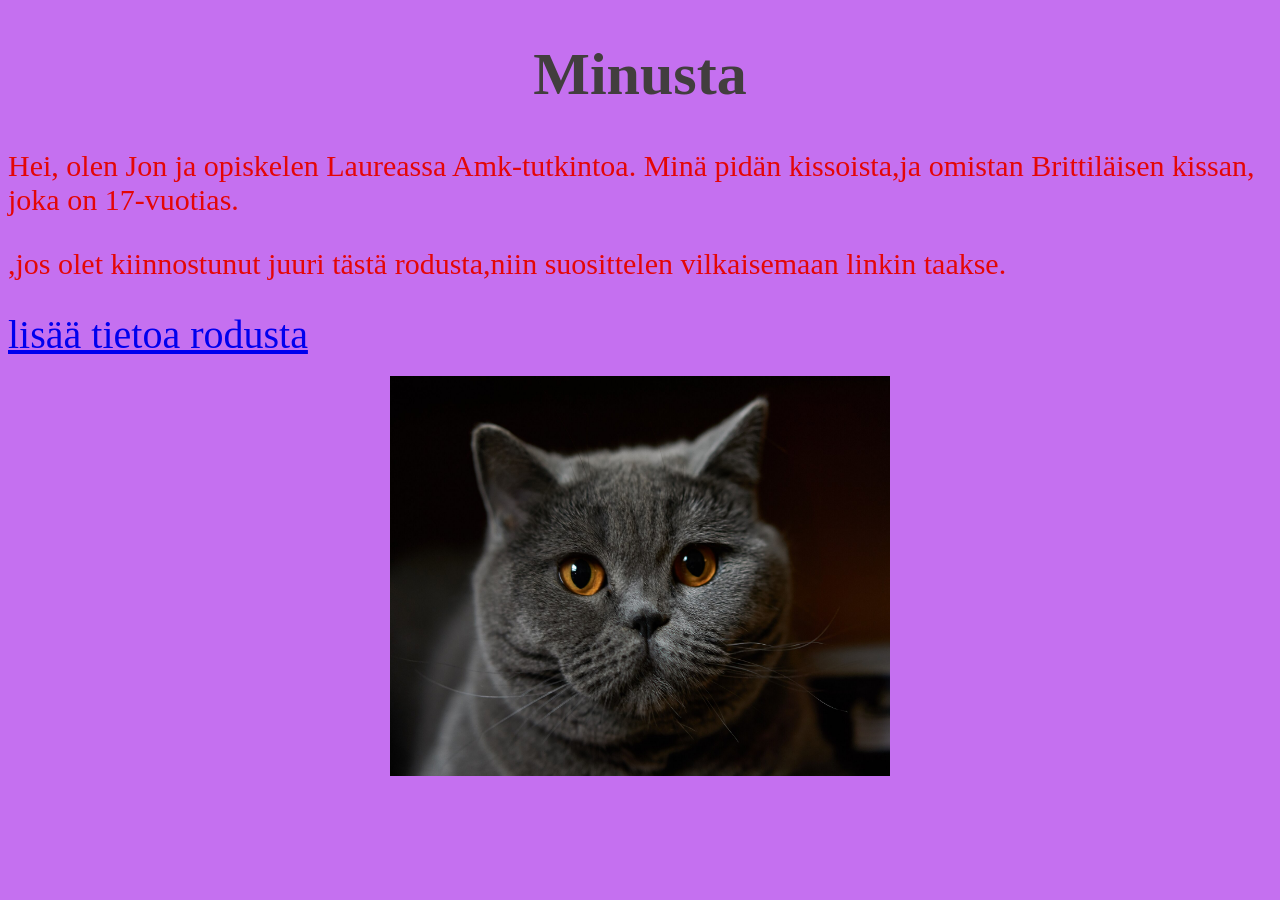
<file: workshop_1/index.html>
<!DOCTYPE html>
<html lang="fi">
<head>
    <meta charset="UTF-8">
    <title>Harrastukseni</title>
    <link rel="stylesheet" href="style.css">
</head>
<body>
    <h1>Minusta</h1>

    <p>Hei, olen Jon ja opiskelen Laureassa Amk-tutkintoa. Minä pidän kissoista,ja omistan Brittiläisen kissan, joka on 17-vuotias.</p>
    <p>,jos olet kiinnostunut juuri tästä rodusta,niin suosittelen vilkaisemaan linkin taakse.</p>
    <a href="https://en.wikipedia.org/wiki/British_Shorthair" target="_blank">
        lisää tietoa rodusta
    </a>
    <br><br>
    <img src="img/A_two_years_old_British_Shorthair_cat.jpg" alt="Kissani" width="500" height="400">
    <br><br>
    

</body>
</html>
</file>
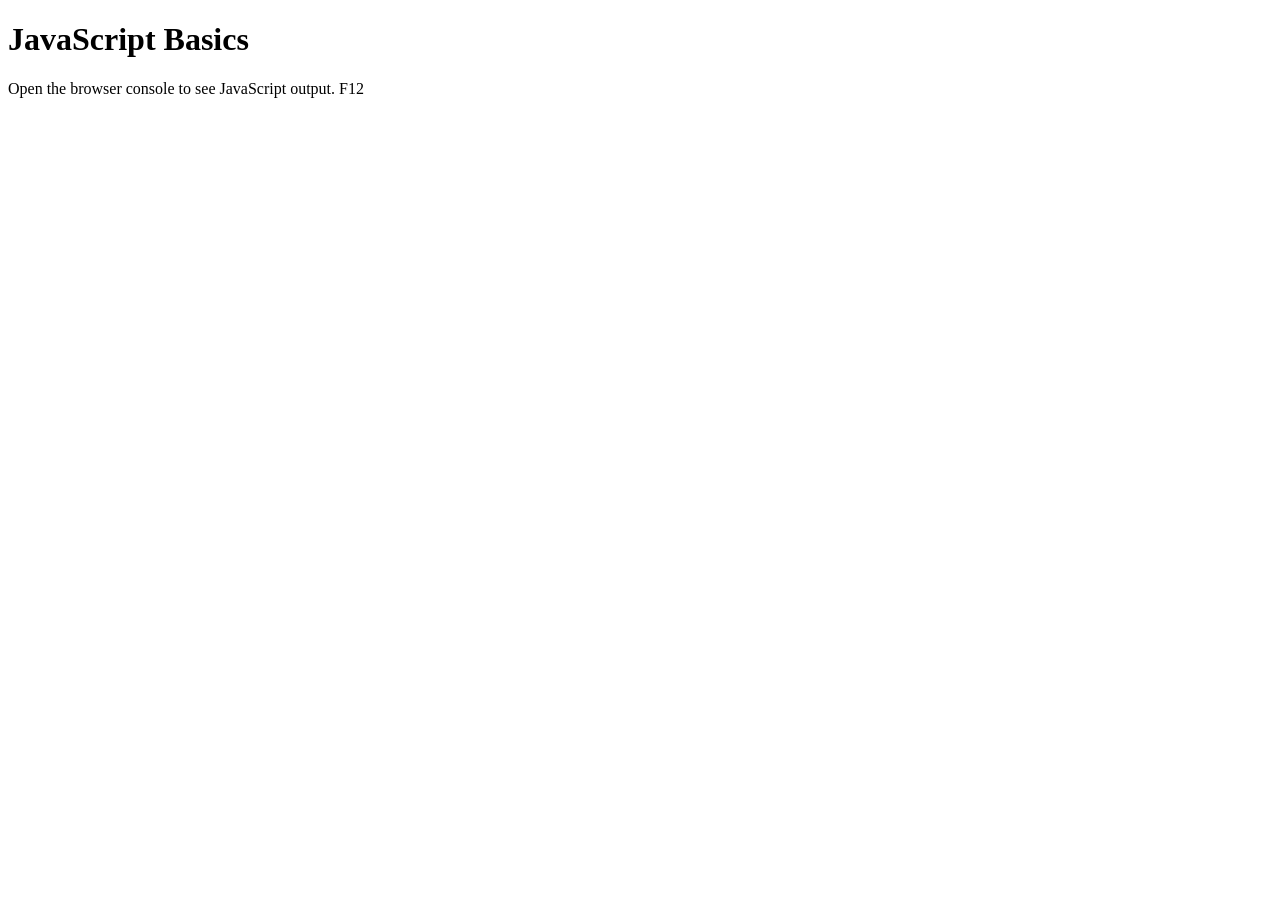
<file: workshop_2/index.html>
<!DOCTYPE html>
<html lang="en">
<head>
    <meta charset="UTF-8">
    <meta name="viewport" content="width=device-width, initial-scale=1.0">
    <title>JavaScript Basics</title>
</head>

<body>

    <h1>JavaScript Basics</h1>
    <p>Open the browser console to see JavaScript output. F12</p>

    <!--Link to JavaScript file-->
    <script src="js/script.js"></script>
    
</body>
</html>
</file>
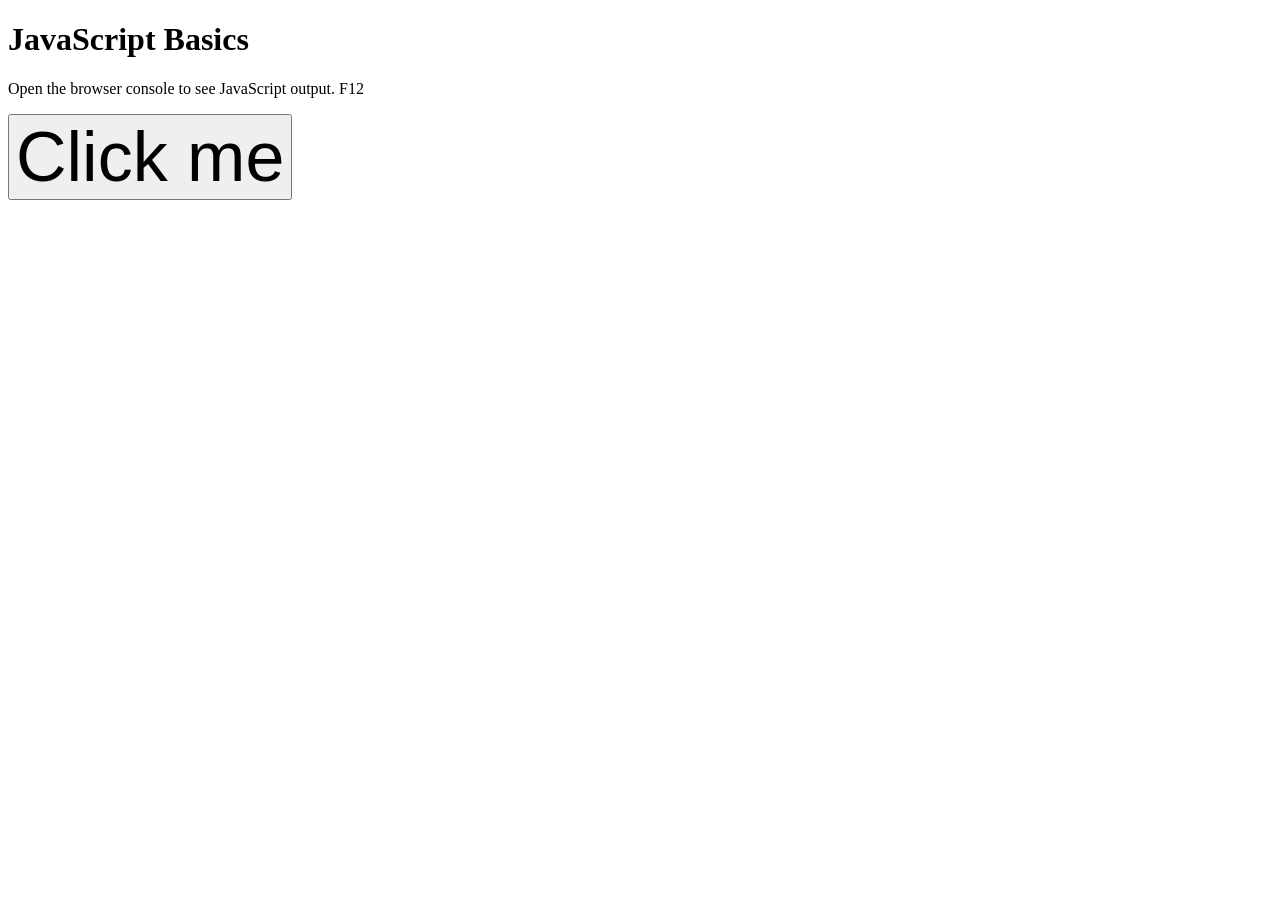
<file: WS02_JavaScript_Basics/index.html>
<!DOCTYPE html>
<html lang="en">
<head>
    <meta charset="UTF-8">
    <meta name="viewport" content="width=device-width, initial-scale=1.0">
    <title>JavaScript Basics</title>
    <link rel="stylesheet" href="styles.css">
</head>

<body>

    <h1>JavaScript Basics</h1>
    <p>Open the browser console to see JavaScript output. F12</p>
    <button onclick="showMessage()">Click me</button>
    <!--Link to JavaScript file-->
    <script src="js/script.js"></script>
    
</body>
</html>
</file>
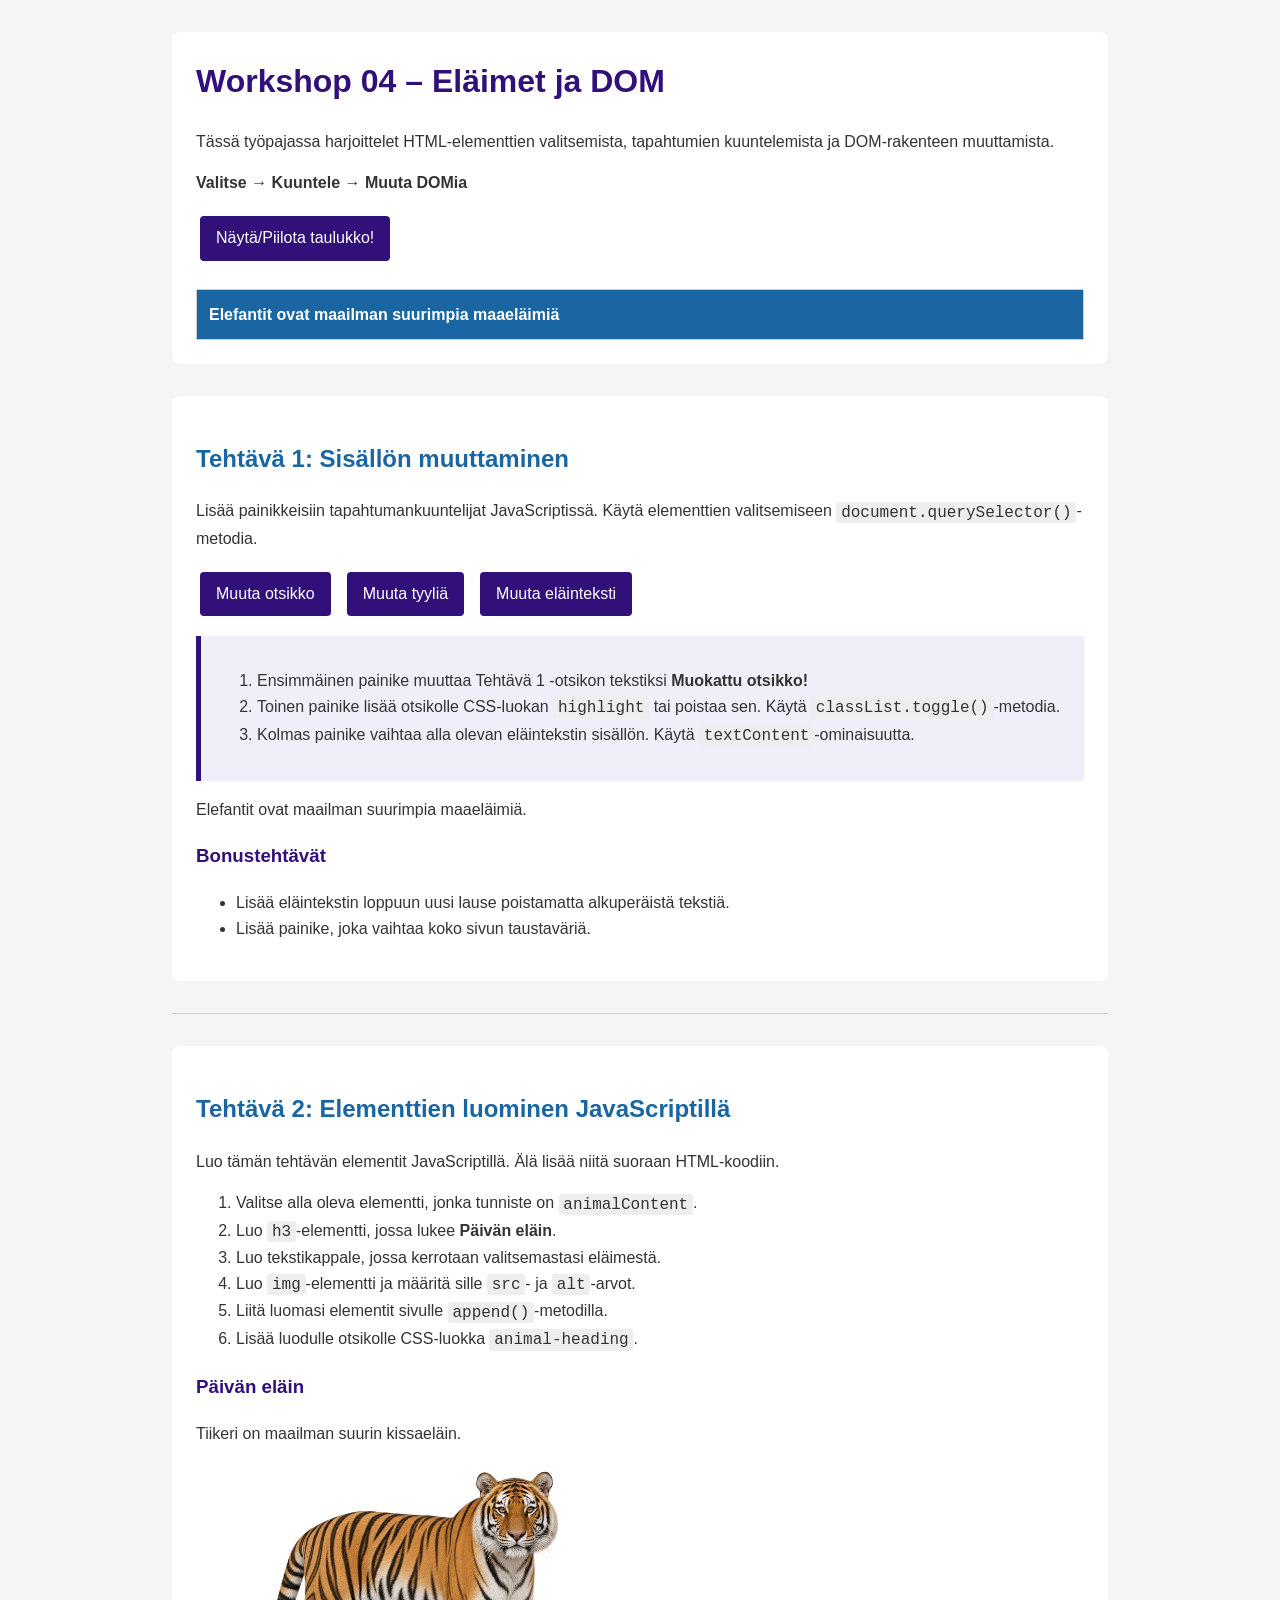
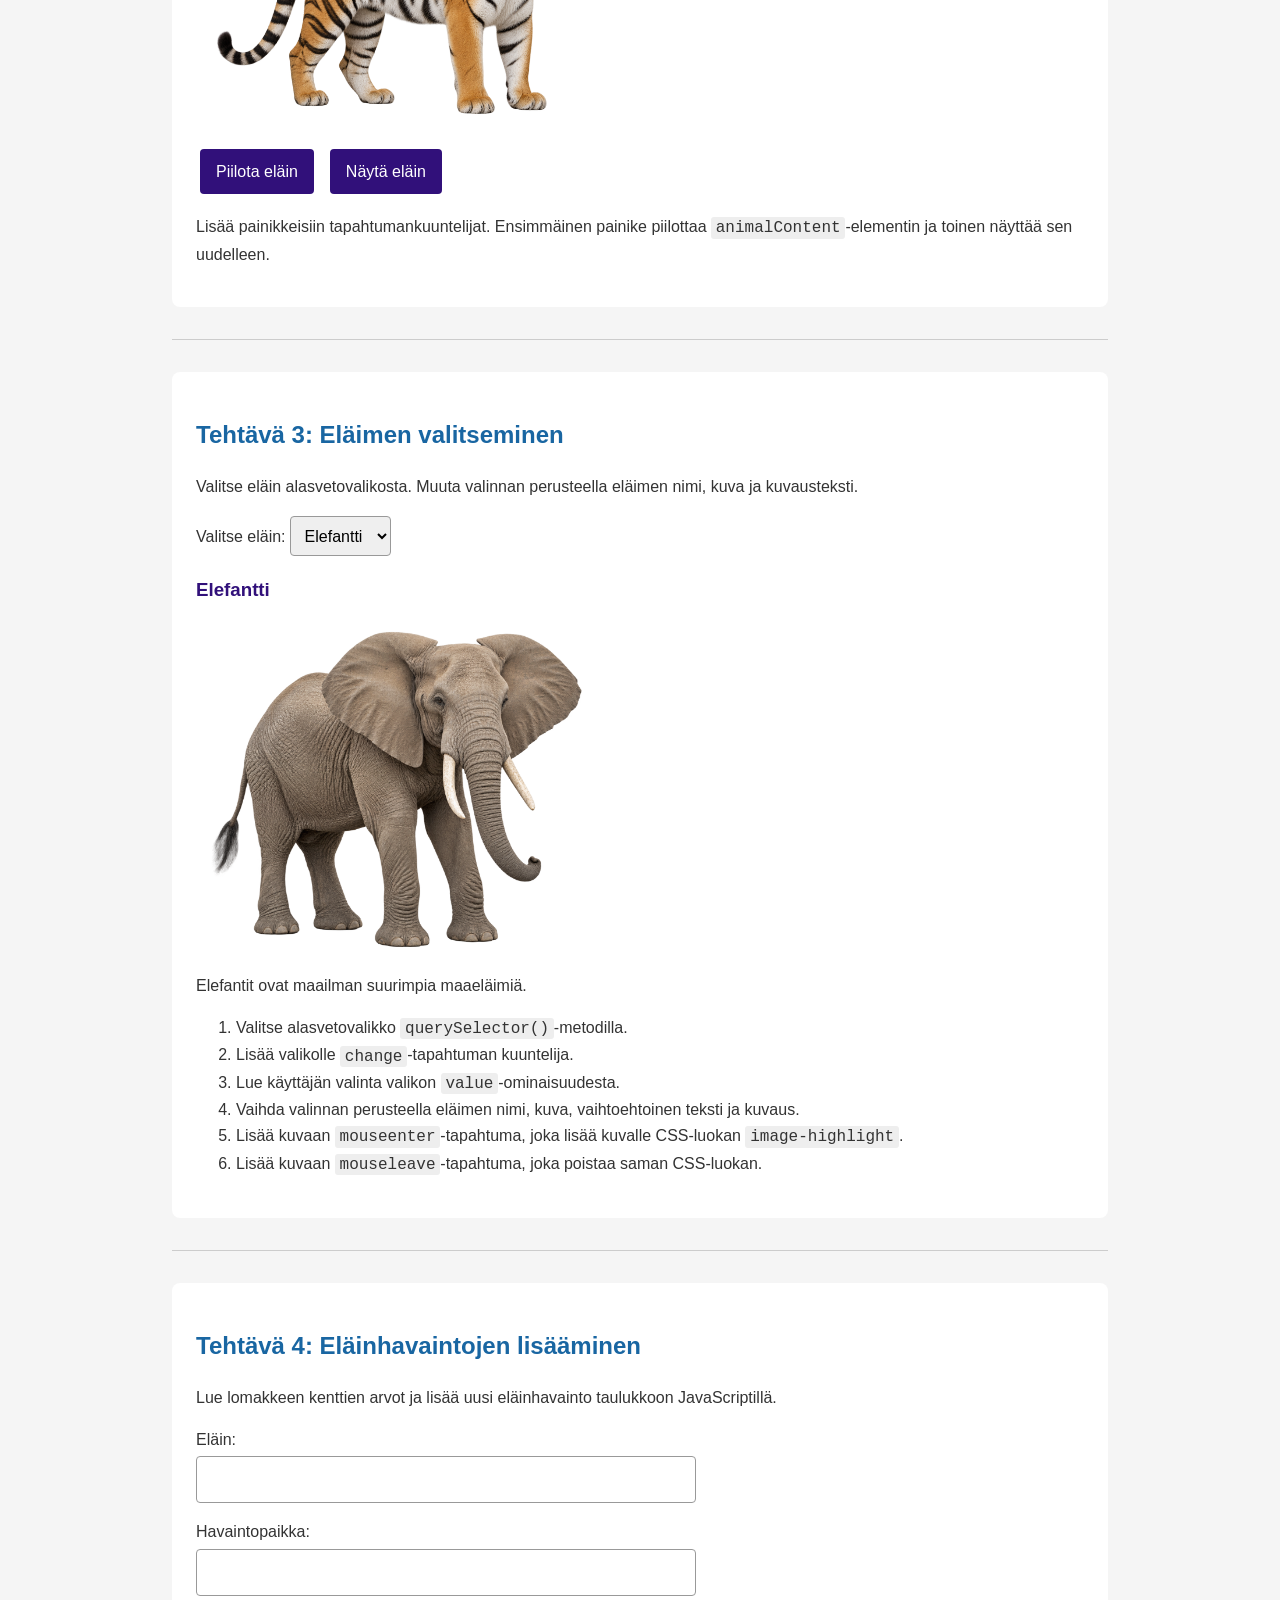
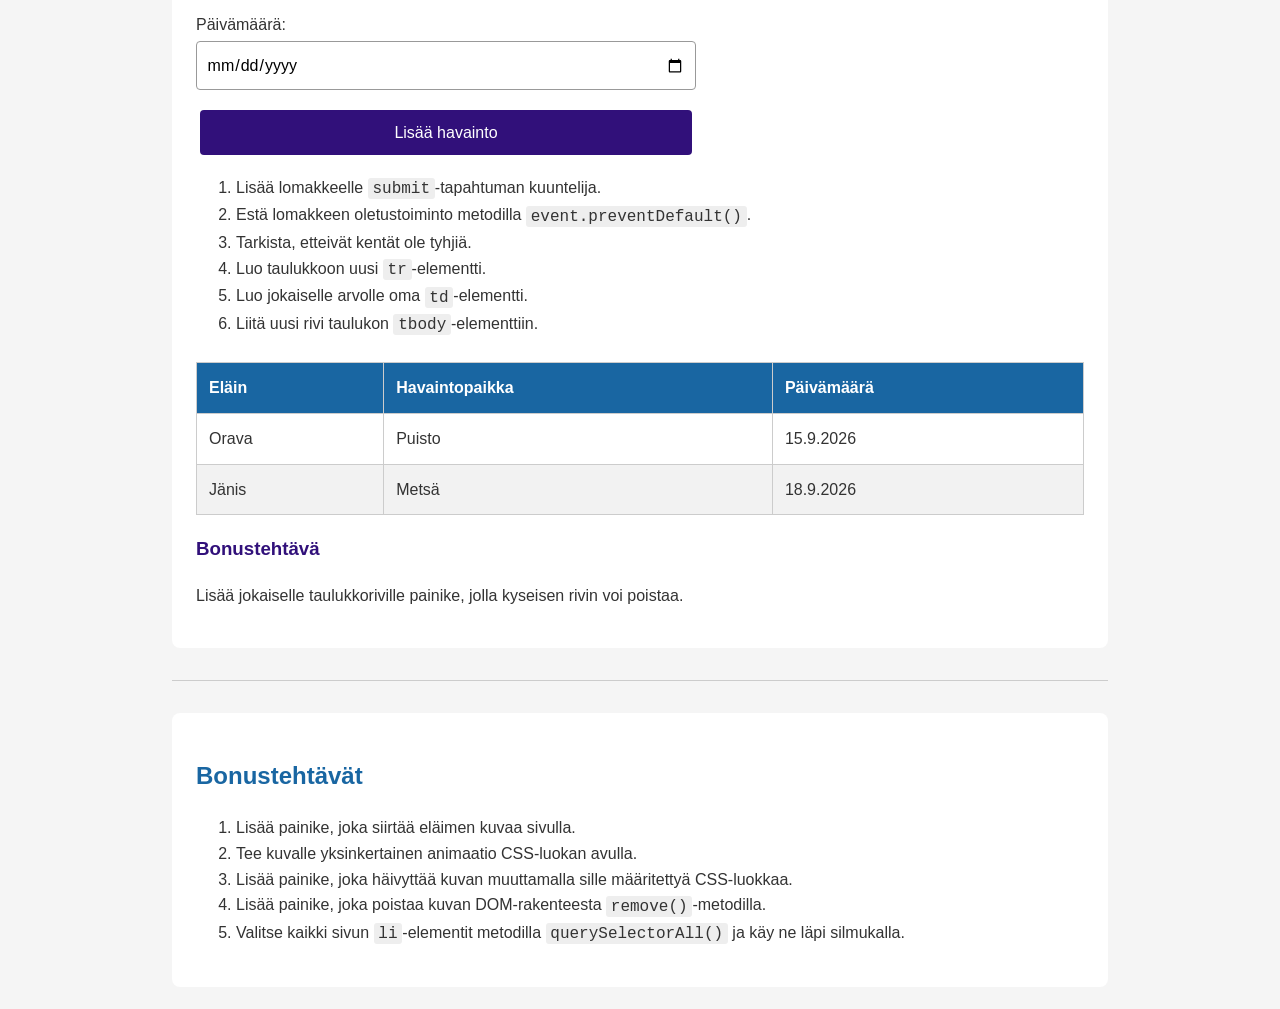
<file: WS04_DOM/index.html>
<!DOCTYPE html>
<html lang="fi">

<head>
    <meta charset="UTF-8">
    <meta name="viewport" content="width=device-width, initial-scale=1.0">

    <title>Workshop 04 – DOM-skriptaus</title>

    <link rel="stylesheet" href="css/styles.css">
    <script src="js/script.js" defer></script>
</head>

<body>
    <header>
        <h1 id="mainHeading">Workshop 04 – Eläimet ja DOM</h1>

        <p>
            Tässä työpajassa harjoittelet HTML-elementtien valitsemista,
            tapahtumien kuuntelemista ja DOM-rakenteen muuttamista.
        </p>

        <p>
            <strong>Valitse → Kuuntele → Muuta DOMia</strong>
        </p>

        <p> 
            <button id="animalButton">Näytä/Piilota taulukko!</button>
        </p>

        <table id ="animalTable">
         <thead>
            <tr>
                <th>Elefantit ovat maailman suurimpia maaeläimiä</th>
            </tr>
        </thead>
    </table>
    </header>

    <main>
        <!-- TEHTÄVÄ 1 -->
        <section>
            <h2 id="taskOneHeading">Tehtävä 1: Sisällön muuttaminen</h2>

            <p>
                Lisää painikkeisiin tapahtumankuuntelijat JavaScriptissä.
                Käytä elementtien valitsemiseen
                <code>document.querySelector()</code>-metodia.
            </p>

            <div class="buttons">
                <button id="changeHeadingButton">
                    Muuta otsikko
                </button>

                <button id="changeStyleButton">
                    Muuta tyyliä
                </button>

                <button id="changeTextButton">
                    Muuta eläinteksti
                </button>
            </div>

            <div class="instructions">
                <ol>
                    <li>
                        Ensimmäinen painike muuttaa Tehtävä 1 -otsikon tekstiksi
                        <strong>Muokattu otsikko!</strong>
                    </li>

                    <li>
                        Toinen painike lisää otsikolle CSS-luokan
                        <code>highlight</code> tai poistaa sen.
                        Käytä <code>classList.toggle()</code>-metodia.
                    </li>

                    <li>
                        Kolmas painike vaihtaa alla olevan eläintekstin sisällön.
                        Käytä <code>textContent</code>-ominaisuutta.
                    </li>
                </ol>
            </div>

            <p id="animalText">
                Elefantit ovat maailman suurimpia maaeläimiä.
            </p>

            <h3>Bonustehtävät</h3>

            <ul>
                <li>
                    Lisää eläintekstin loppuun uusi lause poistamatta
                    alkuperäistä tekstiä.
                </li>

                <li>
                    Lisää painike, joka vaihtaa koko sivun taustaväriä.
                </li>
            </ul>
        </section>

        <hr>

        <!-- TEHTÄVÄ 2 -->
        <section>
            <h2>Tehtävä 2: Elementtien luominen JavaScriptillä</h2>

            <p>
                Luo tämän tehtävän elementit JavaScriptillä. Älä lisää niitä
                suoraan HTML-koodiin.
            </p>

            <ol>
                <li>
                    Valitse alla oleva elementti, jonka tunniste on
                    <code>animalContent</code>.
                </li>

                <li>
                    Luo <code>h3</code>-elementti, jossa lukee
                    <strong>Päivän eläin</strong>.
                </li>

                <li>
                    Luo tekstikappale, jossa kerrotaan valitsemastasi eläimestä.
                </li>

                <li>
                    Luo <code>img</code>-elementti ja määritä sille
                    <code>src</code>- ja <code>alt</code>-arvot.
                </li>

                <li>
                    Liitä luomasi elementit sivulle
                    <code>append()</code>-metodilla.
                </li>

                <li>
                    Lisää luodulle otsikolle CSS-luokka
                    <code>animal-heading</code>.
                </li>
            </ol>

            <div id="animalContent"></div>

            <div class="buttons">
                <button id="hideAnimalButton">
                    Piilota eläin
                </button>

                <button id="showAnimalButton">
                    Näytä eläin
                </button>
            </div>

            <p>
                Lisää painikkeisiin tapahtumankuuntelijat. Ensimmäinen painike
                piilottaa <code>animalContent</code>-elementin ja toinen näyttää
                sen uudelleen.
            </p>
        </section>

        <hr>

        <!-- TEHTÄVÄ 3 -->
        <section>
            <h2>Tehtävä 3: Eläimen valitseminen</h2>

            <p>
                Valitse eläin alasvetovalikosta. Muuta valinnan perusteella
                eläimen nimi, kuva ja kuvausteksti.
            </p>

            <label for="animalSelect">Valitse eläin:</label>

            <select id="animalSelect">
                <option value="elephant">Elefantti</option>
                <option value="tiger">Tiikeri</option>
                <option value="penguin">Pingviini</option>
                <option value="panda">Panda</option>
            </select>

            <article id="selectedAnimal">
                <h3 id="animalName">Elefantti</h3>

                <img
                    id="animalImage"
                    src="images/elephant.png"
                    alt="Elefantti"
                >

                <p id="animalDescription">
                    Elefantit ovat maailman suurimpia maaeläimiä.
                </p>
            </article>

            <ol>
                <li>
                    Valitse alasvetovalikko
                    <code>querySelector()</code>-metodilla.
                </li>

                <li>
                    Lisää valikolle <code>change</code>-tapahtuman kuuntelija.
                </li>

                <li>
                    Lue käyttäjän valinta valikon
                    <code>value</code>-ominaisuudesta.
                </li>

                <li>
                    Vaihda valinnan perusteella eläimen nimi, kuva,
                    vaihtoehtoinen teksti ja kuvaus.
                </li>

                <li>
                    Lisää kuvaan <code>mouseenter</code>-tapahtuma, joka lisää
                    kuvalle CSS-luokan <code>image-highlight</code>.
                </li>

                <li>
                    Lisää kuvaan <code>mouseleave</code>-tapahtuma, joka poistaa
                    saman CSS-luokan.
                </li>
            </ol>
        </section>

        <hr>

        <!-- TEHTÄVÄ 4 -->
        <section>
            <h2>Tehtävä 4: Eläinhavaintojen lisääminen</h2>

            <p>
                Lue lomakkeen kenttien arvot ja lisää uusi eläinhavainto
                taulukkoon JavaScriptillä.
            </p>

            <form id="animalForm">
                <div>
                    <label for="observationAnimal">Eläin:</label>

                    <input
                        type="text"
                        id="observationAnimal"
                        name="observationAnimal"
                    >
                </div>

                <div>
                    <label for="observationLocation">Havaintopaikka:</label>

                    <input
                        type="text"
                        id="observationLocation"
                        name="observationLocation"
                    >
                </div>

                <div>
                    <label for="observationDate">Päivämäärä:</label>

                    <input
                        type="date"
                        id="observationDate"
                        name="observationDate"
                    >
                </div>

                <button type="submit">
                    Lisää havainto
                </button>
            </form>

            <ol>
                <li>
                    Lisää lomakkeelle <code>submit</code>-tapahtuman kuuntelija.
                </li>

                <li>
                    Estä lomakkeen oletustoiminto metodilla
                    <code>event.preventDefault()</code>.
                </li>

                <li>
                    Tarkista, etteivät kentät ole tyhjiä.
                </li>

                <li>
                    Luo taulukkoon uusi <code>tr</code>-elementti.
                </li>

                <li>
                    Luo jokaiselle arvolle oma <code>td</code>-elementti.
                </li>

                <li>
                    Liitä uusi rivi taulukon <code>tbody</code>-elementtiin.
                </li>
            </ol>

            <table id="observationTable">
                <thead>
                    <tr>
                        <th>Eläin</th>
                        <th>Havaintopaikka</th>
                        <th>Päivämäärä</th>
                    </tr>
                </thead>

                <tbody id="observationTableBody">
                    <tr>
                        <td>Orava</td>
                        <td>Puisto</td>
                        <td>15.9.2026</td>
                    </tr>

                    <tr>
                        <td>Jänis</td>
                        <td>Metsä</td>
                        <td>18.9.2026</td>
                    </tr>
                </tbody>
            </table>

            <h3>Bonustehtävä</h3>

            <p>
                Lisää jokaiselle taulukkoriville painike, jolla kyseisen rivin
                voi poistaa.
            </p>
        </section>

        <hr>

        <!-- BONUSTEHTÄVÄT -->
        <section>
            <h2>Bonustehtävät</h2>

            <ol>
                <li>
                    Lisää painike, joka siirtää eläimen kuvaa sivulla.
                </li>

                <li>
                    Tee kuvalle yksinkertainen animaatio CSS-luokan avulla.
                </li>

                <li>
                    Lisää painike, joka häivyttää kuvan muuttamalla sille
                    määritettyä CSS-luokkaa.
                </li>

                <li>
                    Lisää painike, joka poistaa kuvan DOM-rakenteesta
                    <code>remove()</code>-metodilla.
                </li>

                <li>
                    Valitse kaikki sivun <code>li</code>-elementit metodilla
                    <code>querySelectorAll()</code> ja käy ne läpi silmukalla.
                </li>
            </ol>
        </section>
    </main>
</body>

</html>
</file>
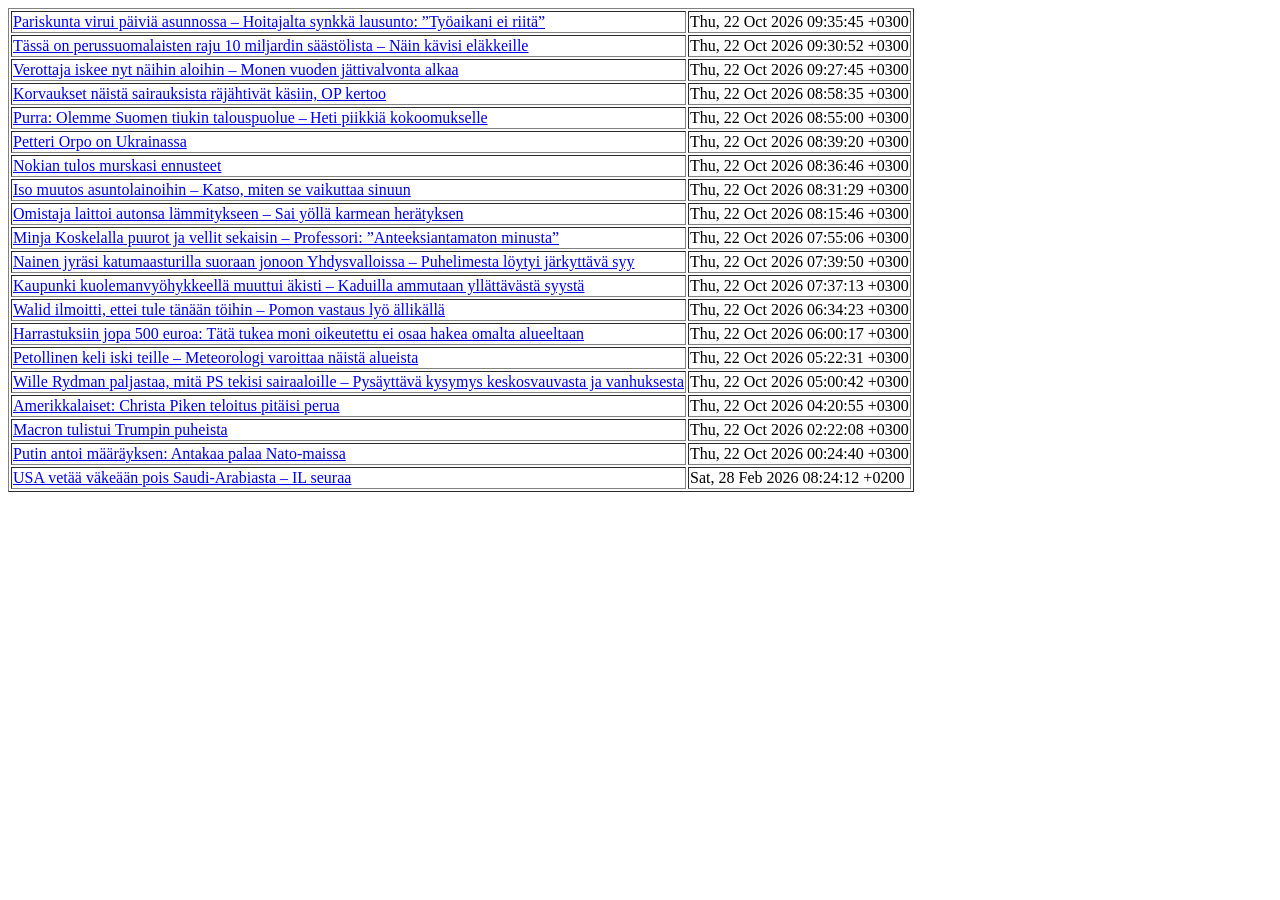
<file: WS07_AJAX/tuntiharjoitus/index.html>
<!DOCTYPE html>
<html lang="en">

<head>
    <meta charset="UTF-8">
    <title>Quotes</title>
</head>

<body>
    <h1>Quotes</h1>
    <div id="Quotes"></div>
    <div id="weatherdata">Haetaan säätietoja…</div>
    
    <div id="weatherdata">Haetaan säätietoja…</div>
    <script src="ajaxdemo-iltalehti.js"></script>

</body>



</html>
</file>
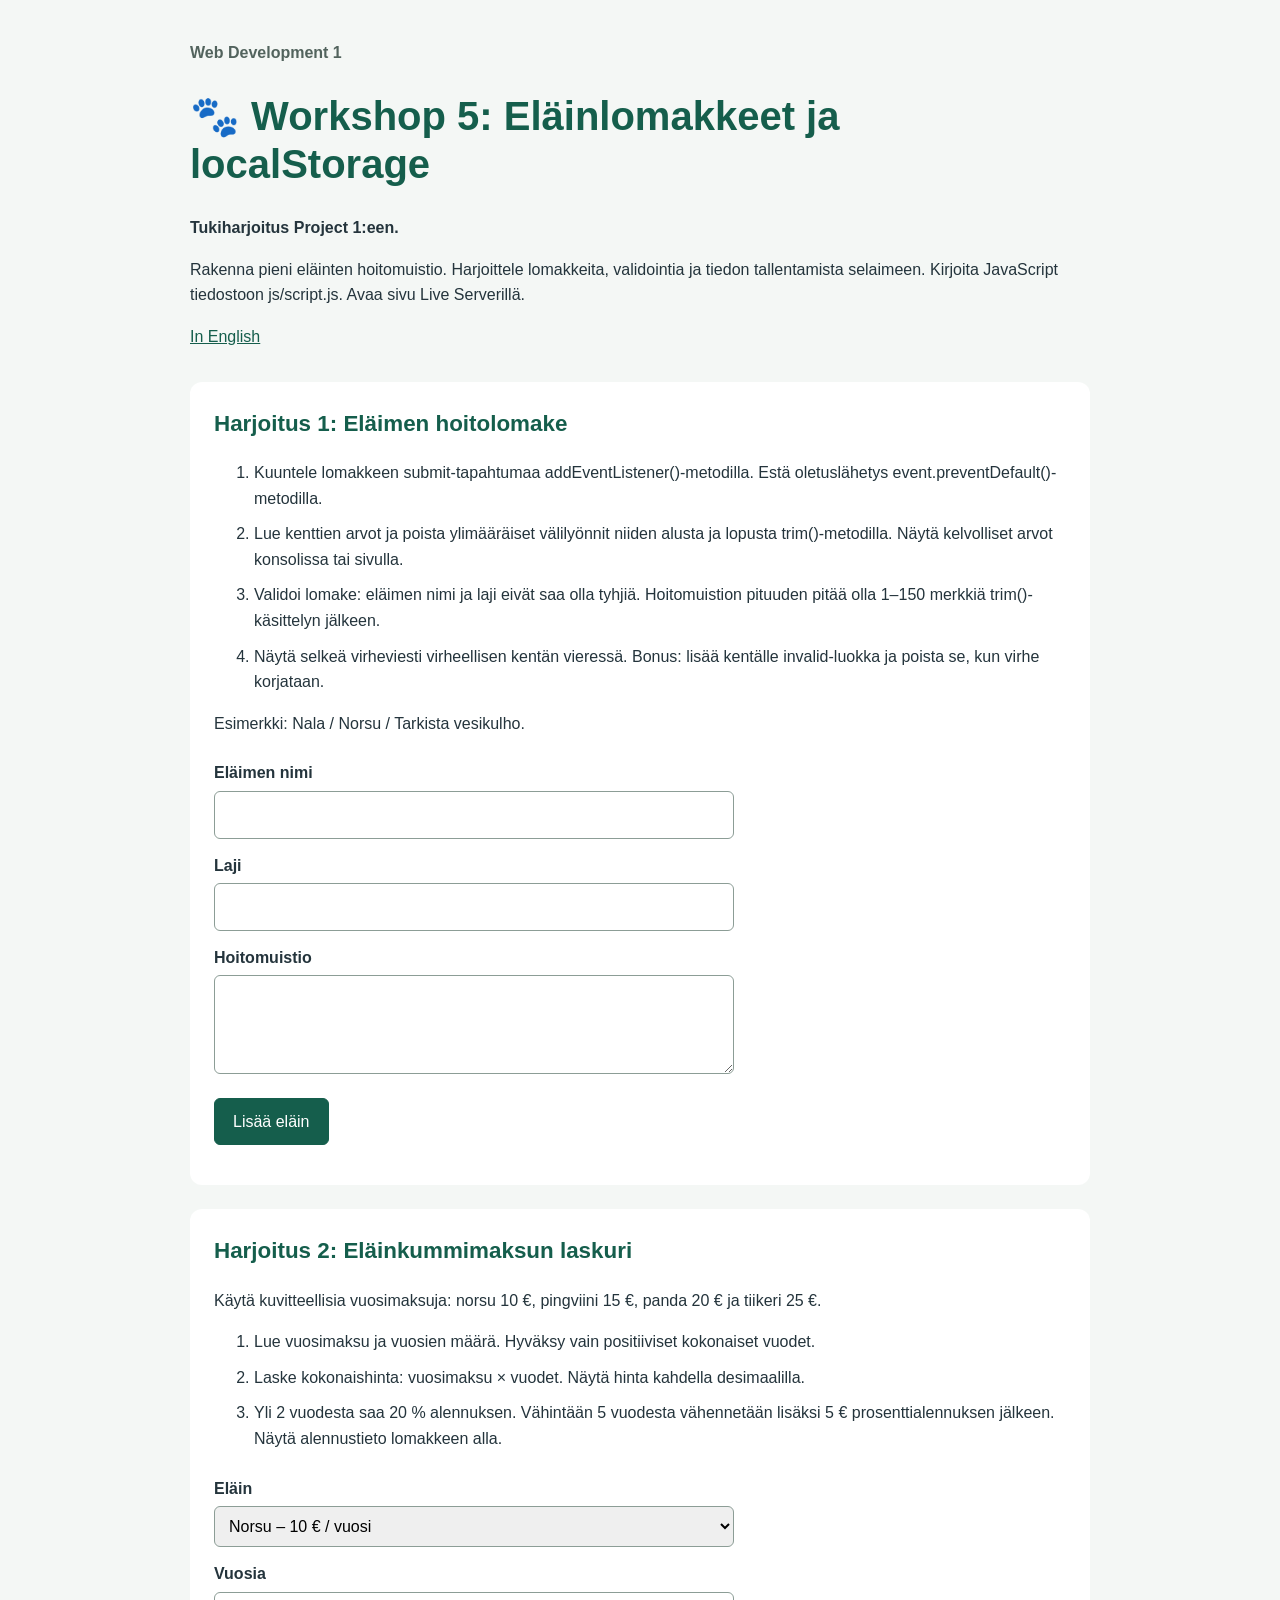
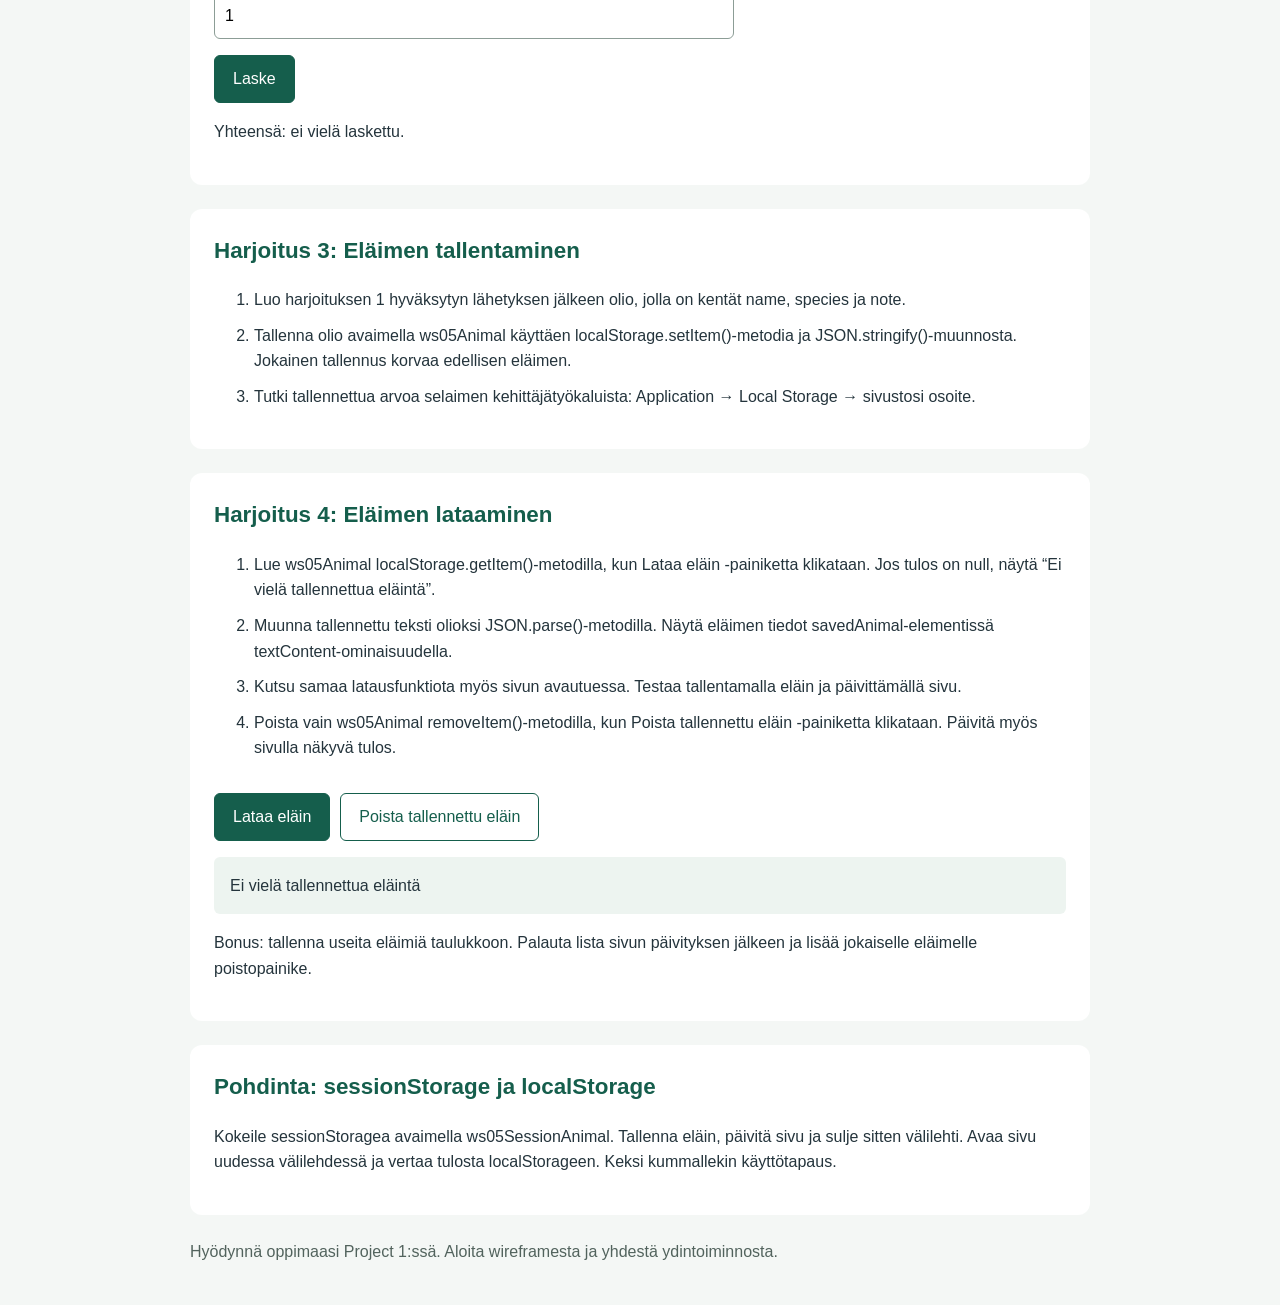
<file: WS05/index-fi.html>
<!DOCTYPE html>
<html lang="fi">
<head>
  <meta charset="UTF-8">
  <meta name="viewport" content="width=device-width, initial-scale=1.0">
  <title>Workshop 5: Eläinlomakkeet ja localStorage</title>
  <link rel="stylesheet" href="css/styles.css">
  <script src="js/script.js" defer></script>
</head>
<body>
<main>
<header>
  <p class="course">Web Development 1</p>
  <h1>🐾 Workshop 5: Eläinlomakkeet ja localStorage</h1>
  <p class="notice">Tukiharjoitus Project 1:een.</p>
  <p>Rakenna pieni eläinten hoitomuistio. Harjoittele lomakkeita, validointia ja tiedon tallentamista selaimeen. Kirjoita JavaScript tiedostoon js/script.js. Avaa sivu Live Serverillä.</p>
  <a href="index.html" lang="en">In English</a>
</header>
<section>
  <h2>Harjoitus 1: Eläimen hoitolomake</h2>
  <ol><li>Kuuntele lomakkeen submit-tapahtumaa addEventListener()-metodilla. Estä oletuslähetys event.preventDefault()-metodilla.</li><li>Lue kenttien arvot ja poista ylimääräiset välilyönnit niiden alusta ja lopusta trim()-metodilla. Näytä kelvolliset arvot konsolissa tai sivulla.</li><li>Validoi lomake: eläimen nimi ja laji eivät saa olla tyhjiä. Hoitomuistion pituuden pitää olla 1–150 merkkiä trim()-käsittelyn jälkeen.</li><li>Näytä selkeä virheviesti virheellisen kentän vieressä. Bonus: lisää kentälle invalid-luokka ja poista se, kun virhe korjataan.</li></ol>
  <p>Esimerkki: Nala / Norsu / Tarkista vesikulho.</p>
  <!-- novalidate allows students to practise JavaScript validation. -->
  <form id="animalForm" novalidate>
    <label for="animalName">Eläimen nimi</label>
    <input id="animalName" name="name" type="text" required aria-describedby="nameError">
    <span id="nameError" class="error" aria-live="polite"></span>
    <label for="animalSpecies">Laji</label>
    <input id="animalSpecies" name="species" type="text" required aria-describedby="speciesError">
    <span id="speciesError" class="error" aria-live="polite"></span>
    <label for="careNote">Hoitomuistio</label>
    <textarea id="careNote" name="note" rows="3" required aria-describedby="noteError"></textarea>
    <span id="noteError" class="error" aria-live="polite"></span>
    <button type="submit">Lisää eläin</button>
  </form>
  <p id="formResult" role="status"></p>
</section>
<section>
  <h2>Harjoitus 2: Eläinkummimaksun laskuri</h2>
  <p>Käytä kuvitteellisia vuosimaksuja: norsu 10 €, pingviini 15 €, panda 20 € ja tiikeri 25 €.</p>
  <ol><li>Lue vuosimaksu ja vuosien määrä. Hyväksy vain positiiviset kokonaiset vuodet.</li><li>Laske kokonaishinta: vuosimaksu × vuodet. Näytä hinta kahdella desimaalilla.</li><li>Yli 2 vuodesta saa 20 % alennuksen. Vähintään 5 vuodesta vähennetään lisäksi 5 € prosenttialennuksen jälkeen. Näytä alennustieto lomakkeen alla.</li></ol>
  <form id="sponsorForm">
    <label for="animalType">Eläin</label>
    <select id="animalType" name="type"><option value="10">Norsu – 10 € / vuosi</option><option value="15">Pingviini – 15 € / vuosi</option><option value="20">Panda – 20 € / vuosi</option><option value="25">Tiikeri – 25 € / vuosi</option></select>
    <label for="years">Vuosia</label>
    <input id="years" name="years" type="number" min="1" step="1" value="1" required>
    <button type="submit">Laske</button>
  </form>
  <p id="cost" role="status">Yhteensä: ei vielä laskettu.</p>
  <p id="discountMessage" aria-live="polite"></p>
</section>
<section>
  <h2>Harjoitus 3: Eläimen tallentaminen</h2>
  <ol><li>Luo harjoituksen 1 hyväksytyn lähetyksen jälkeen olio, jolla on kentät name, species ja note.</li><li>Tallenna olio avaimella ws05Animal käyttäen localStorage.setItem()-metodia ja JSON.stringify()-muunnosta. Jokainen tallennus korvaa edellisen eläimen.</li><li>Tutki tallennettua arvoa selaimen kehittäjätyökaluista: Application → Local Storage → sivustosi osoite.</li></ol>
</section>
<section>
  <h2>Harjoitus 4: Eläimen lataaminen</h2>
  <ol><li>Lue ws05Animal localStorage.getItem()-metodilla, kun Lataa eläin -painiketta klikataan. Jos tulos on null, näytä “Ei vielä tallennettua eläintä”.</li><li>Muunna tallennettu teksti olioksi JSON.parse()-metodilla. Näytä eläimen tiedot savedAnimal-elementissä textContent-ominaisuudella.</li><li>Kutsu samaa latausfunktiota myös sivun avautuessa. Testaa tallentamalla eläin ja päivittämällä sivu.</li><li>Poista vain ws05Animal removeItem()-metodilla, kun Poista tallennettu eläin -painiketta klikataan. Päivitä myös sivulla näkyvä tulos.</li></ol>
  <div class="actions">
    <button type="button" id="loadAnimal">Lataa eläin</button>
    <button type="button" id="clearAnimal" class="secondary">Poista tallennettu eläin</button>
  </div>
  <p id="savedAnimal" class="saved" role="status">Tallennetun eläimen tiedot näkyvät tässä.</p>
  <p>Bonus: tallenna useita eläimiä taulukkoon. Palauta lista sivun päivityksen jälkeen ja lisää jokaiselle eläimelle poistopainike.</p>
</section>
<section>
  <h2>Pohdinta: sessionStorage ja localStorage</h2>
  <p>Kokeile sessionStoragea avaimella ws05SessionAnimal. Tallenna eläin, päivitä sivu ja sulje sitten välilehti. Avaa sivu uudessa välilehdessä ja vertaa tulosta localStorageen. Keksi kummallekin käyttötapaus.</p>
</section>
<footer><p>Hyödynnä oppimaasi Project 1:ssä. Aloita wireframesta ja yhdestä ydintoiminnosta.</p></footer>
</main>
</body>
</html>
</file>
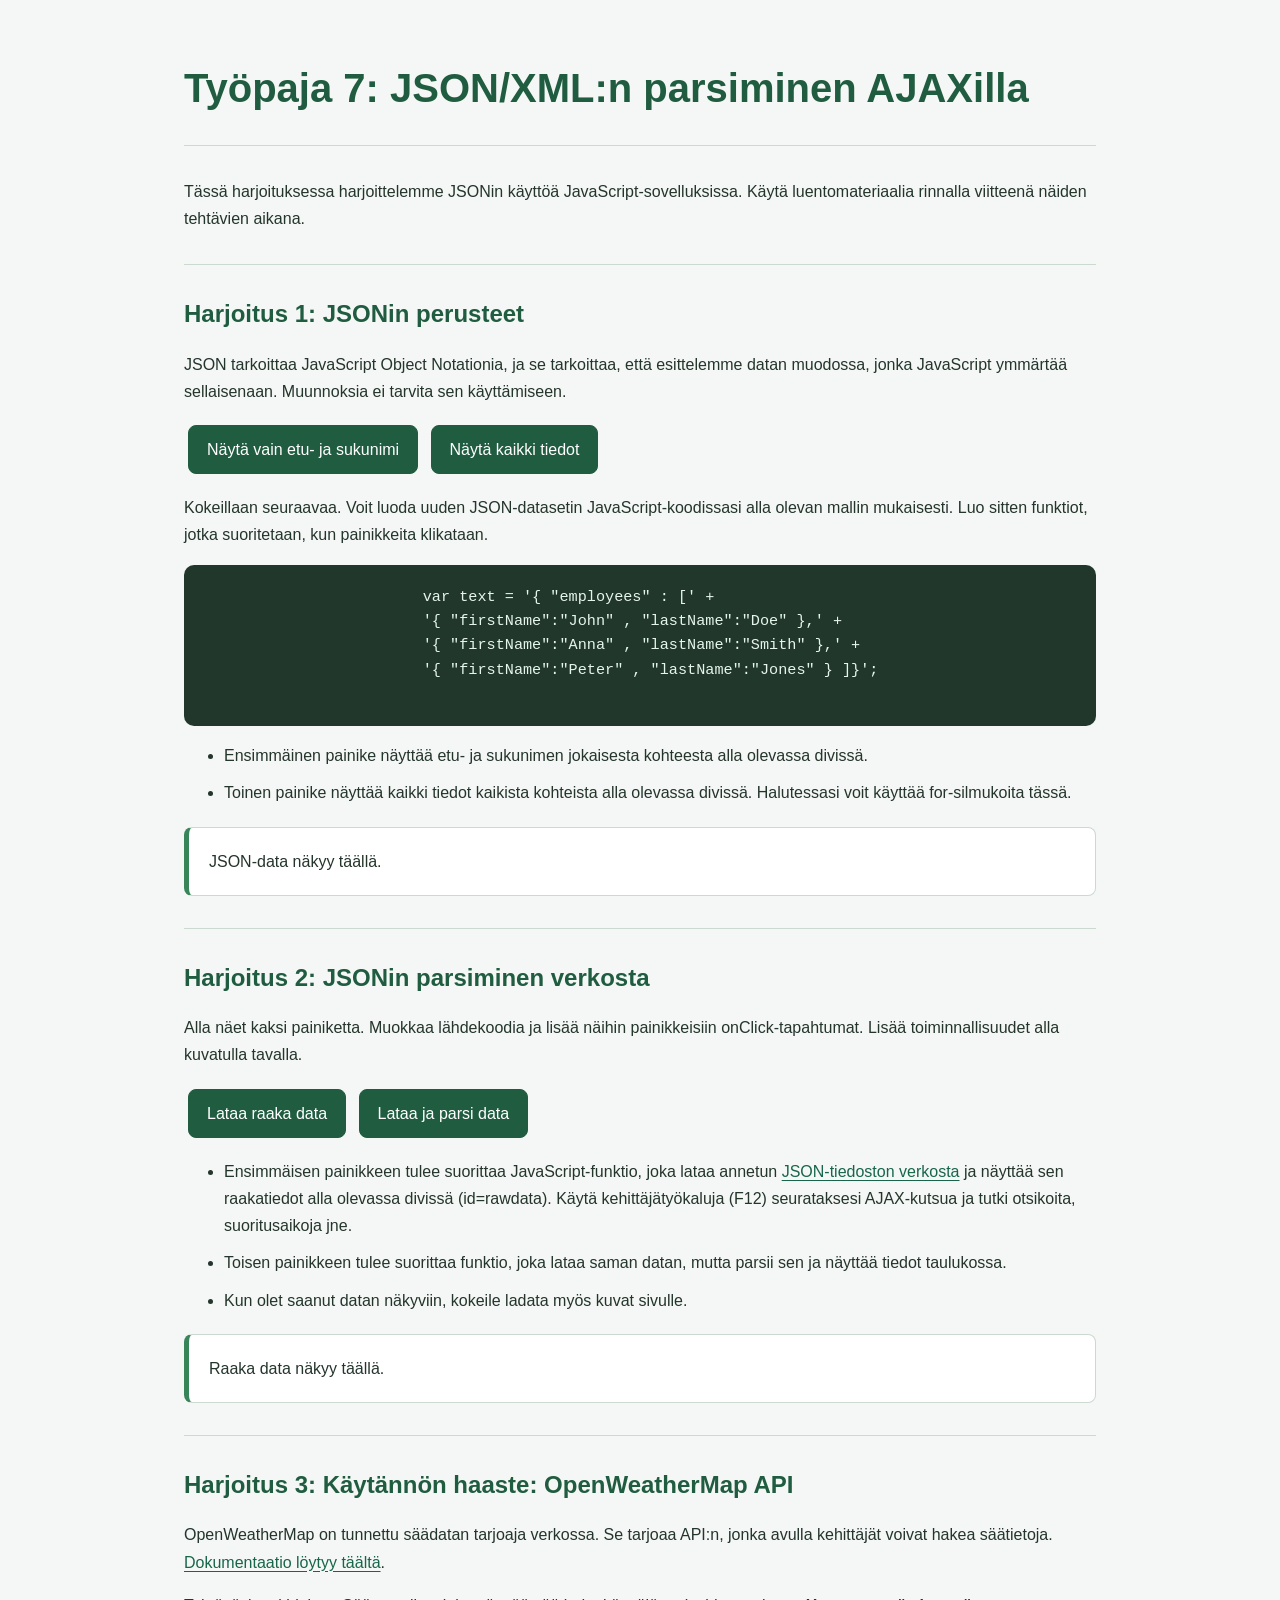
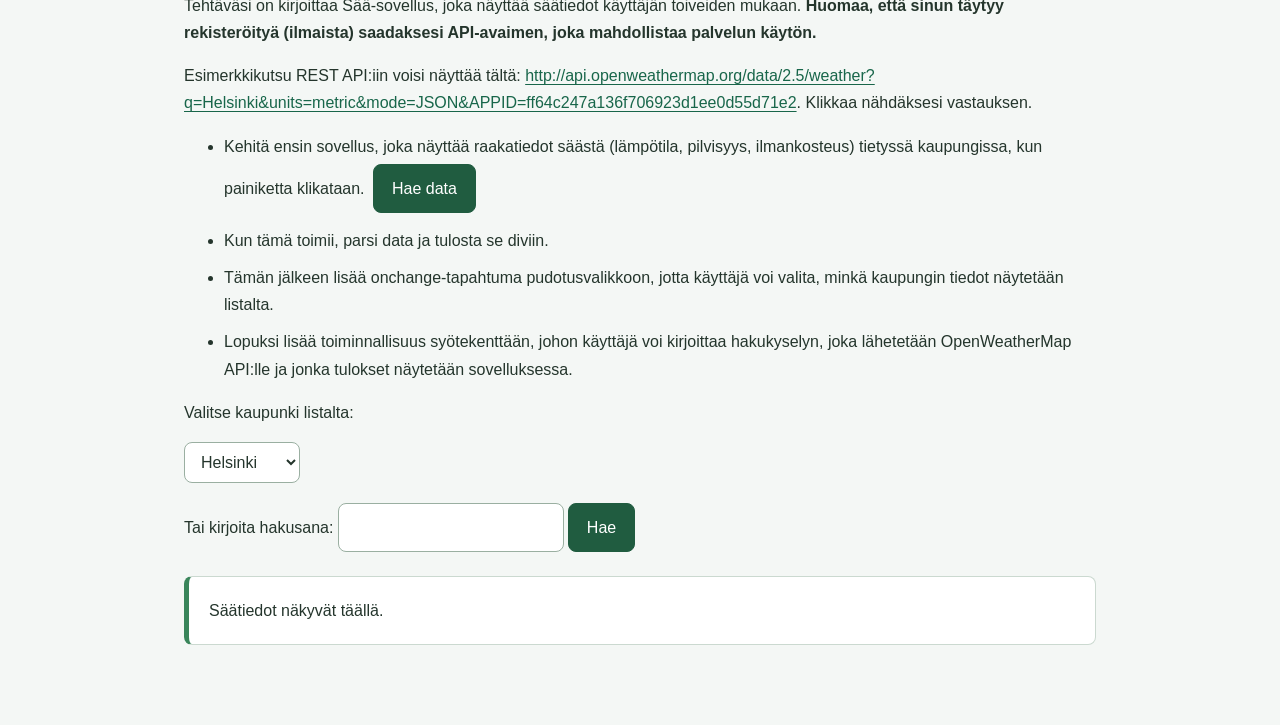
<file: WS07_AJAX/Workshop07.html>
<!DOCTYPE html>
<HTML lang="fi">

<head>
	<meta charset="utf-8">
	<title>Työpaja 7</title>
	<link rel="stylesheet" href="css/styles.css">
	<meta name="viewport" content="width=device-width, initial-scale=1">
	<script src="jss/script1.js" defer></script>
</head>

<body class="ws8">
	<h1>Työpaja 7: JSON/XML:n parsiminen AJAXilla</h1>
	<hr />
	<p>Tässä harjoituksessa harjoittelemme JSONin käyttöä JavaScript-sovelluksissa. Käytä luentomateriaalia rinnalla
		viitteenä näiden tehtävien aikana.</p>

	<hr />
	<h2>Harjoitus 1: JSONin perusteet</h2>
	<p>JSON tarkoittaa JavaScript Object Notationia, ja se tarkoittaa, että esittelemme datan muodossa, jonka JavaScript
		ymmärtää sellaisenaan. Muunnoksia ei tarvita sen käyttämiseen.</p>
	<p>
		<button id="showNamesBtn">Näytä vain etu- ja sukunimi</button>
		<button id="showAllBtn">Näytä kaikki tiedot</button>
	</p>
	<p>Kokeillaan seuraavaa. Voit luoda uuden JSON-datasetin JavaScript-koodissasi alla olevan mallin mukaisesti. Luo
		sitten funktiot, jotka suoritetaan, kun painikkeita klikataan.</p>

	<pre>
			var text = '{ "employees" : [' +
			'{ "firstName":"John" , "lastName":"Doe" },' +
			'{ "firstName":"Anna" , "lastName":"Smith" },' +
			'{ "firstName":"Peter" , "lastName":"Jones" } ]}';
		</pre>
	<ul>
		<li>Ensimmäinen painike näyttää etu- ja sukunimen jokaisesta kohteesta alla olevassa divissä.</li>
		<li>Toinen painike näyttää kaikki tiedot kaikista kohteista alla olevassa divissä. Halutessasi voit käyttää
			for-silmukoita tässä.</li>
	</ul>
	<div id="jsondata">JSON-data näkyy täällä.</div>
	<hr />
	<h2>Harjoitus 2: JSONin parsiminen verkosta</h2>
	<p>Alla näet kaksi painiketta. Muokkaa lähdekoodia ja lisää näihin painikkeisiin onClick-tapahtumat. Lisää
		toiminnallisuudet alla kuvatulla tavalla.</p>
	<p>
		<button id="Rawbutton">Lataa raaka data</button>
		<button id="Parsedbutton">Lataa ja parsi data</button>
	</p>

	<ul>
		<li>Ensimmäisen painikkeen tulee suorittaa JavaScript-funktio, joka lataa annetun <a
				href="http://www.omdbapi.com/?s=star+wars&apikey=cbbc6750">JSON-tiedoston verkosta</a> ja näyttää sen
			raakatiedot alla olevassa divissä (id=rawdata). Käytä kehittäjätyökaluja (F12) seurataksesi AJAX-kutsua ja
			tutki otsikoita, suoritus­aikoja jne.</li>
		<li>Toisen painikkeen tulee suorittaa funktio, joka lataa saman datan, mutta parsii sen ja näyttää tiedot
			taulukossa.</li>
		<li>Kun olet saanut datan näkyviin, kokeile ladata myös kuvat sivulle.</li>
	</ul>
	<div id="rawdata">Raaka data näkyy täällä.</div>

	<hr />
	<h2>Harjoitus 3: Käytännön haaste: OpenWeatherMap API</h2>

	<p>OpenWeatherMap on tunnettu säädatan tarjoaja verkossa. Se tarjoaa API:n, jonka avulla kehittäjät voivat hakea
		säätietoja. <a href="https://openweathermap.org/api">Dokumentaatio löytyy täältä</a>.</p>
	<p>Tehtäväsi on kirjoittaa Sää-sovellus, joka näyttää säätiedot käyttäjän toiveiden mukaan. <b>Huomaa, että sinun
			täytyy rekisteröityä (ilmaista) saadaksesi API-avaimen, joka mahdollistaa palvelun käytön.</b></p>

	<p>Esimerkkikutsu REST API:iin voisi näyttää tältä: <a
			href="http://api.openweathermap.org/data/2.5/weather?q=Helsinki&units=metric&mode=JSON&APPID=ff64c247a136f706923d1ee0d55d71e2">http://api.openweathermap.org/data/2.5/weather?q=Helsinki&units=metric&mode=JSON&APPID=ff64c247a136f706923d1ee0d55d71e2</a>.
		Klikkaa nähdäksesi vastauksen.</p>
	<ul>
		<li>Kehitä ensin sovellus, joka näyttää raakatiedot säästä (lämpötila, pilvisyys, ilmankosteus) tietyssä
			kaupungissa, kun painiketta klikataan. <button id="weatherButton">Hae data</button></li>
		<li>Kun tämä toimii, parsi data ja tulosta se diviin.</li>
		<li>Tämän jälkeen lisää onchange-tapahtuma pudotusvalikkoon, jotta käyttäjä voi valita, minkä kaupungin tiedot
			näytetään listalta.</li>
		<li>Lopuksi lisää toiminnallisuus syötekenttään, johon käyttäjä voi kirjoittaa hakukyselyn, joka lähetetään
			OpenWeatherMap API:lle ja jonka tulokset näytetään sovelluksessa.</li>
	</ul>
	<p>Valitse kaupunki listalta:</p>
	<select name="mySelect" id="city" onchange="">
		<option value="Helsinki">Helsinki</option>
		<option value="Stockholm">Tukholma</option>
		<option value="Rome">Rooma</option>
		<option value="New York">New York</option>
	</select>
	<p>Tai kirjoita hakusana: <input id="citysearch" /><button id="search">Hae</button></p>
	<div id="weatherdata">Säätiedot näkyvät täällä.</div>

	

</body>

</html>
</file>
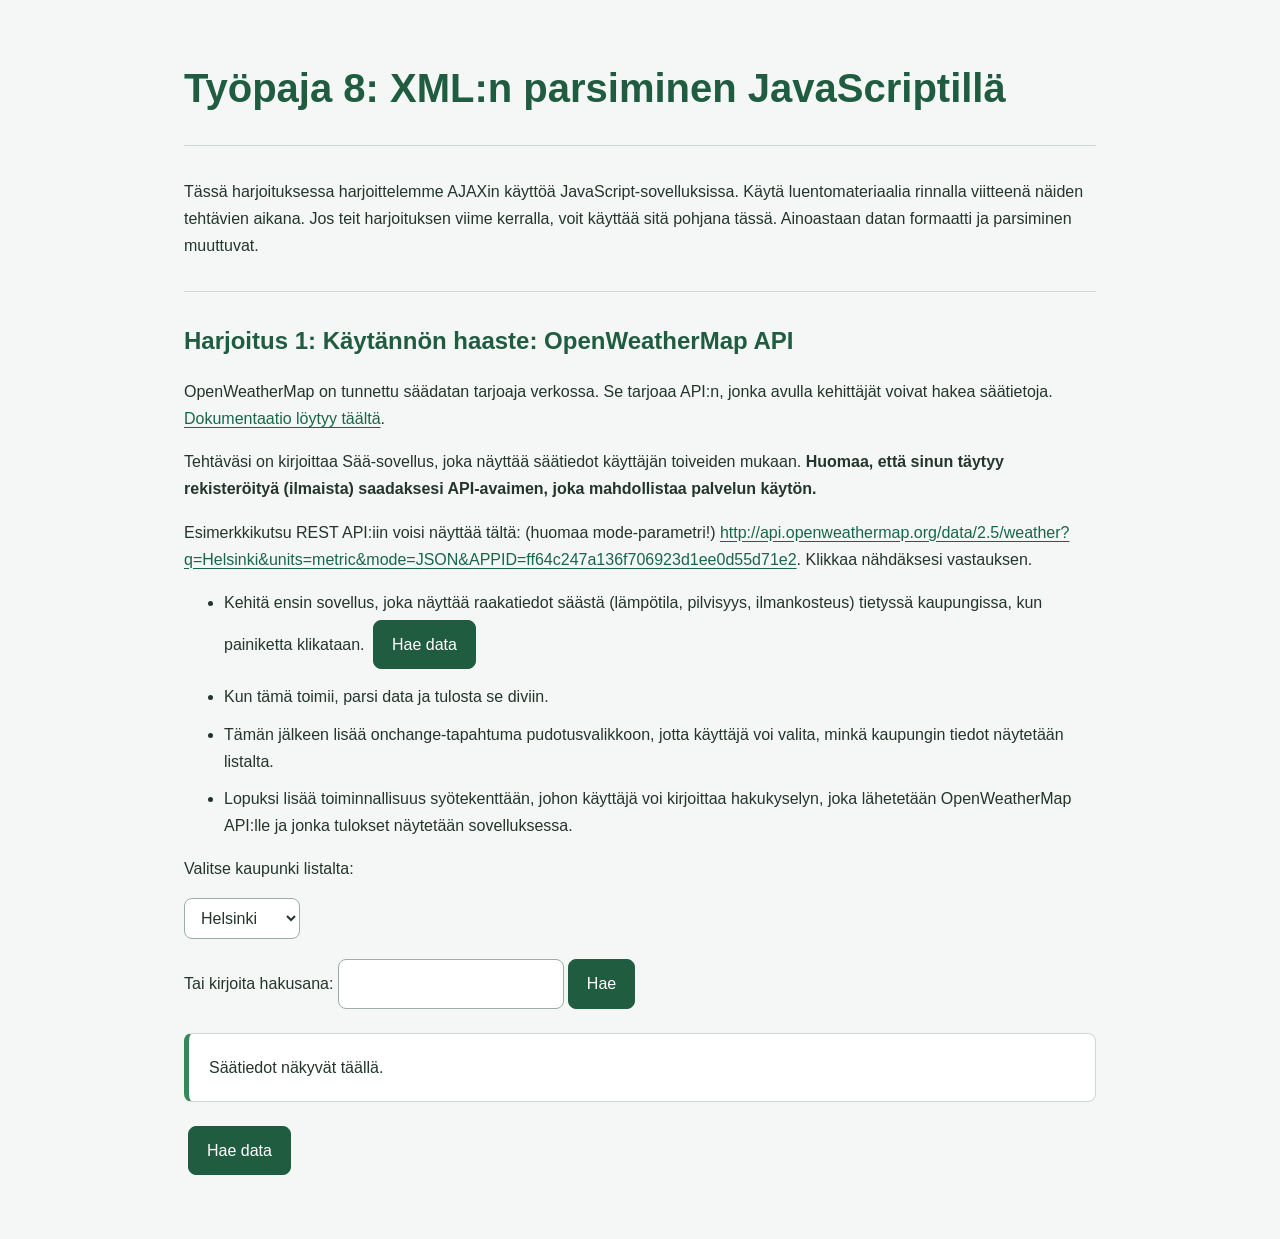
<file: WS08_XML/workshop08.html>
<!DOCTYPE html>
<HTML lang="fi">

<head>
    <meta charset="utf-8">
    <title>Työpaja 8</title>
    <link rel="stylesheet" href="../WS07_AJAX/css/styles.css">
     <!--This is a comment. Comments are not displayed in the browser-->
    <!--defer odottaa, että HTML on luettu ennen JavaScriptin suorittamista.-->
    <script src="script.js" defer></script>
</head>

<body class="ws8">
    <h1>Työpaja 8: XML:n parsiminen JavaScriptillä</h1>
    <hr />
    <p>Tässä harjoituksessa harjoittelemme AJAXin käyttöä JavaScript-sovelluksissa. Käytä luentomateriaalia rinnalla
        viitteenä näiden tehtävien aikana. Jos teit harjoituksen viime kerralla, voit käyttää sitä pohjana tässä.
        Ainoastaan datan formaatti ja parsiminen muuttuvat.</p>

    <hr />
    <h2>Harjoitus 1: Käytännön haaste: OpenWeatherMap API</h2>

    <p>OpenWeatherMap on tunnettu säädatan tarjoaja verkossa. Se tarjoaa API:n, jonka avulla kehittäjät voivat hakea
        säätietoja. <a href="https://openweathermap.org/api">Dokumentaatio löytyy täältä</a>.</p>
    <p>Tehtäväsi on kirjoittaa Sää-sovellus, joka näyttää säätiedot käyttäjän toiveiden mukaan. <b>Huomaa, että sinun
            täytyy rekisteröityä (ilmaista) saadaksesi API-avaimen, joka mahdollistaa palvelun käytön.</b></p>

    <p>Esimerkkikutsu REST API:iin voisi näyttää tältä: (huomaa mode-parametri!) <a
            href="http://api.openweathermap.org/data/2.5/weather?q=Helsinki&units=metric&mode=xml&APPID=ff64c247a136f706923d1ee0d55d71e2">http://api.openweathermap.org/data/2.5/weather?q=Helsinki&units=metric&mode=JSON&APPID=ff64c247a136f706923d1ee0d55d71e2</a>.
        Klikkaa nähdäksesi vastauksen.</p>
    <ul>
        <li>Kehitä ensin sovellus, joka näyttää raakatiedot säästä (lämpötila, pilvisyys, ilmankosteus) tietyssä
            kaupungissa, kun painiketta klikataan. <button id="haeData">Hae data</button></li>
        <li>Kun tämä toimii, parsi data ja tulosta se diviin.</li>
        <li>Tämän jälkeen lisää onchange-tapahtuma pudotusvalikkoon, jotta käyttäjä voi valita, minkä kaupungin tiedot
            näytetään listalta.</li>
        <li>Lopuksi lisää toiminnallisuus syötekenttään, johon käyttäjä voi kirjoittaa hakukyselyn, joka lähetetään
            OpenWeatherMap API:lle ja jonka tulokset näytetään sovelluksessa.</li>
    </ul>
    <p>Valitse kaupunki listalta:</p>
    <select name="mySelect" id="city" onchange="document.getElementById('haeData').click()">
        <option value="Helsinki">Helsinki</option>
        <option value="Stockholm">Tukholma</option>
        <option value="Rome">Rooma</option>
        <option value="New York">New York</option>
    </select>
    <p>Tai kirjoita hakusana: <input id="citysearch" /><button id="search">Hae</button></p>
    <div id="weatherdata">Säätiedot näkyvät täällä.</div>

    <!--This is a comment. Comments are not displayed in the browser-->
    <button id="fetchWeather">Hae data</button>

</body>

</html>
</file>
<file: workshop_1/style.css>
h1 {
font-size: 60px;
text-align: center;
color: rgb(66, 62, 62);
}

body {
background-color: rgb(197, 112, 240);
}

p {
font-size: 30px;
color: rgb(228, 6, 6);
}

img {
display: block;
margin-left: auto;
margin-right: auto;
}

a {
font-size: 40px;
}
</file>
<file: WS02_JavaScript_Basics/styles.css>
button {
    font-size: 70px;
   
}
</file>
<file: WS04_DOM/css/styles.css>
* {
    box-sizing: border-box;
}

body {
    max-width: 1000px;
    margin: 0 auto;
    padding: 2rem;

    font-family: "Trebuchet MS", Helvetica, sans-serif;
    line-height: 1.6;
    color: #333333;
    background-color: #f5f5f5;
}

header,
section {
    margin-bottom: 2rem;
    padding: 1.5rem;

    background-color: white;
    border-radius: 8px;
}

h1 {
    margin-top: 0;
    color: #31107a;
}

h2 {
    color: #1966a2;
}

h3 {
    color: #31107a;
}

hr {
    margin: 2rem 0;
    border: 0;
    border-top: 1px solid #cccccc;
}

button {
    margin: 0.25rem;
    padding: 0.6rem 1rem;

    font: inherit;
    color: white;
    background-color: #31107a;

    border: 0;
    border-radius: 4px;
    cursor: pointer;
}

button:hover {
    background-color: #5631a5;
}

button:focus-visible,
input:focus-visible,
select:focus-visible {
    outline: 3px solid #28a78e;
    outline-offset: 2px;
}

.buttons {
    display: flex;
    flex-wrap: wrap;
    gap: 0.5rem;
    margin: 1rem 0;
}

.instructions {
    padding: 1rem;
    background-color: #f0eef8;
    border-left: 5px solid #31107a;
}

code {
    padding: 0.1rem 0.3rem;
    font-family: Consolas, monospace;
    background-color: #eeeeee;
    border-radius: 3px;
}

.highlight {
    padding: 1rem;
<<<<<<< HEAD
    color: rgb(5, 0, 0);
    background-color: #a82b66;
=======
    color: white;
    background-color: #31107a;
>>>>>>> 932250ed1312559452b35fea8763e6bb0f6af65d
}

.animal-heading {
    color: #31107a;
    font-family: Arial, sans-serif;
}

.image-highlight {
    border: 6px solid #31107a;
}

#animalImage,
#animalContent img {
    display: block;
    width: 400px;
    max-width: 100%;
    height: auto;
    margin: 1rem 0;
}

form {
    display: grid;
    gap: 1rem;
    max-width: 500px;
    margin: 1rem 0;
}

form div {
    display: grid;
    gap: 0.25rem;
}

input,
select {
    padding: 0.6rem;
    font: inherit;
    border: 1px solid #999999;
    border-radius: 4px;
}

table {
    width: 100%;
    margin-top: 1.5rem;
    border-collapse: collapse;
}

th,
td {
    padding: 0.75rem;
    text-align: left;
    border: 1px solid #cccccc;
}

th {
    color: white;
    background-color: #1966a2;
}

tbody tr:nth-child(even) {
    background-color: #f2f2f2;
}

@media (max-width: 600px) {
    body {
        padding: 1rem;
    }

    header,
    section {
        padding: 1rem;
    }

    .buttons {
        flex-direction: column;
    }

    button {
        width: 100%;
    }
}
</file>
<file: WS05/css/styles.css>
/* Simple shared styles for the English and Finnish workshop. */
* { box-sizing: border-box; }
body {
  margin: 0;
  padding: 24px;
  font-family: Arial, Helvetica, sans-serif;
  line-height: 1.6;
  color: #24343c;
  background: #f4f7f5;
}
main { max-width: 900px; margin: auto; }
header { margin-bottom: 32px; }
h1 { font-size: clamp(1.8rem, 4vw, 2.5rem); line-height: 1.2; color: #155e4c; }
h2 { margin-top: 0; color: #155e4c; font-size: 1.4rem; }
.course { color: #52635d; font-weight: bold; }
.notice { font-weight: bold; }
section { margin-bottom: 24px; padding: 24px; background: white; border-radius: 12px; }
li { margin-bottom: 10px; }
a { color: #155e4c; }
form { max-width: 520px; margin-top: 24px; }
label { display: block; margin-top: 14px; font-weight: bold; }
input, select, textarea {
  width: 100%; padding: 10px; margin-top: 5px;
  font: inherit; border: 1px solid #8c9d96; border-radius: 6px;
}
button {
  margin-top: 16px; padding: 10px 18px; font: inherit;
  color: white; background: #155e4c; border: 1px solid #155e4c;
  border-radius: 6px; cursor: pointer;
}
button:hover { background: #104b3d; }
.secondary { color: #155e4c; background: white; }
.secondary:hover { background: #edf4f0; }
.actions { display: flex; flex-wrap: wrap; gap: 10px; }
:focus-visible { outline: 3px solid #bd650d; outline-offset: 3px; }
.error { display: block; color: #b42318; font-size: .95rem; }
.invalid { border: 2px solid #b42318; }
.saved { padding: 16px; background: #edf4f0; border-radius: 6px; white-space: pre-line; }
footer { color: #52635d; }
@media (max-width: 600px) {
  body { padding: 14px; }
  section { padding: 18px; }
}
</file>
<file: WS07_AJAX/css/styles.css>
/* Työpaja 7 – JSON ja AJAX */

* {
  box-sizing: border-box;
}

body.ws8 {
  max-width: 960px;
  margin: 0 auto;
  padding: 36px 24px 60px;
  background-color: #f4f7f5;
  color: #24352c;
  font-family: Arial, Helvetica, sans-serif;
  font-size: 16px;
  line-height: 1.7;
}

.ws8 h1 {
  color: #205c40;
  font-size: clamp(1.8rem, 4vw, 2.5rem);
  line-height: 1.25;
}

.ws8 h2 {
  margin-top: 32px;
  color: #205c40;
  line-height: 1.4;
}

.ws8 hr {
  margin: 32px 0;
  border: 0;
  border-top: 1px solid #cbd9d0;
}

.ws8 a {
  color: #18664a;
  overflow-wrap: anywhere;
  text-underline-offset: 3px;
}

.ws8 li {
  margin-bottom: 10px;
}

.ws8 button,
.ws8 input,
.ws8 select {
  font: inherit;
}

.ws8 button {
  margin: 4px;
  padding: 10px 18px;
  border: 1px solid #205c40;
  border-radius: 8px;
  background-color: #205c40;
  color: white;
  cursor: pointer;
}

.ws8 button:hover {
  background-color: #16452f;
}

.ws8 input,
.ws8 select {
  max-width: 100%;
  padding: 10px 12px;
  border: 1px solid #9aafa1;
  border-radius: 8px;
  background-color: white;
  color: #24352c;
}

.ws8 :is(button, input, select, a):focus-visible {
  outline: 3px solid #b46b00;
  outline-offset: 3px;
}

.ws8 pre {
  padding: 20px;
  overflow-x: auto;
  border-radius: 10px;
  background-color: #22372b;
  color: #e6f5eb;
  font-size: 0.95rem;
  line-height: 1.6;
}

.ws8 #jsondata,
.ws8 #rawdata,
.ws8 #weatherdata {
  margin: 20px 0;
  padding: 20px;
  overflow-wrap: anywhere;
  overflow-x: auto;
  border: 1px solid #cbd9d0;
  border-left: 5px solid #39855a;
  border-radius: 8px;
  background-color: white;
}

.ws8 table {
  width: 100%;
  border-collapse: collapse;
}

.ws8 th,
.ws8 td {
  padding: 12px;
  border: 1px solid #cbd9d0;
  text-align: left;
  vertical-align: top;
}

.ws8 th {
  background-color: #e4eee7;
}

.ws8 img {
  max-width: 100%;
  height: auto;
}
</file>
